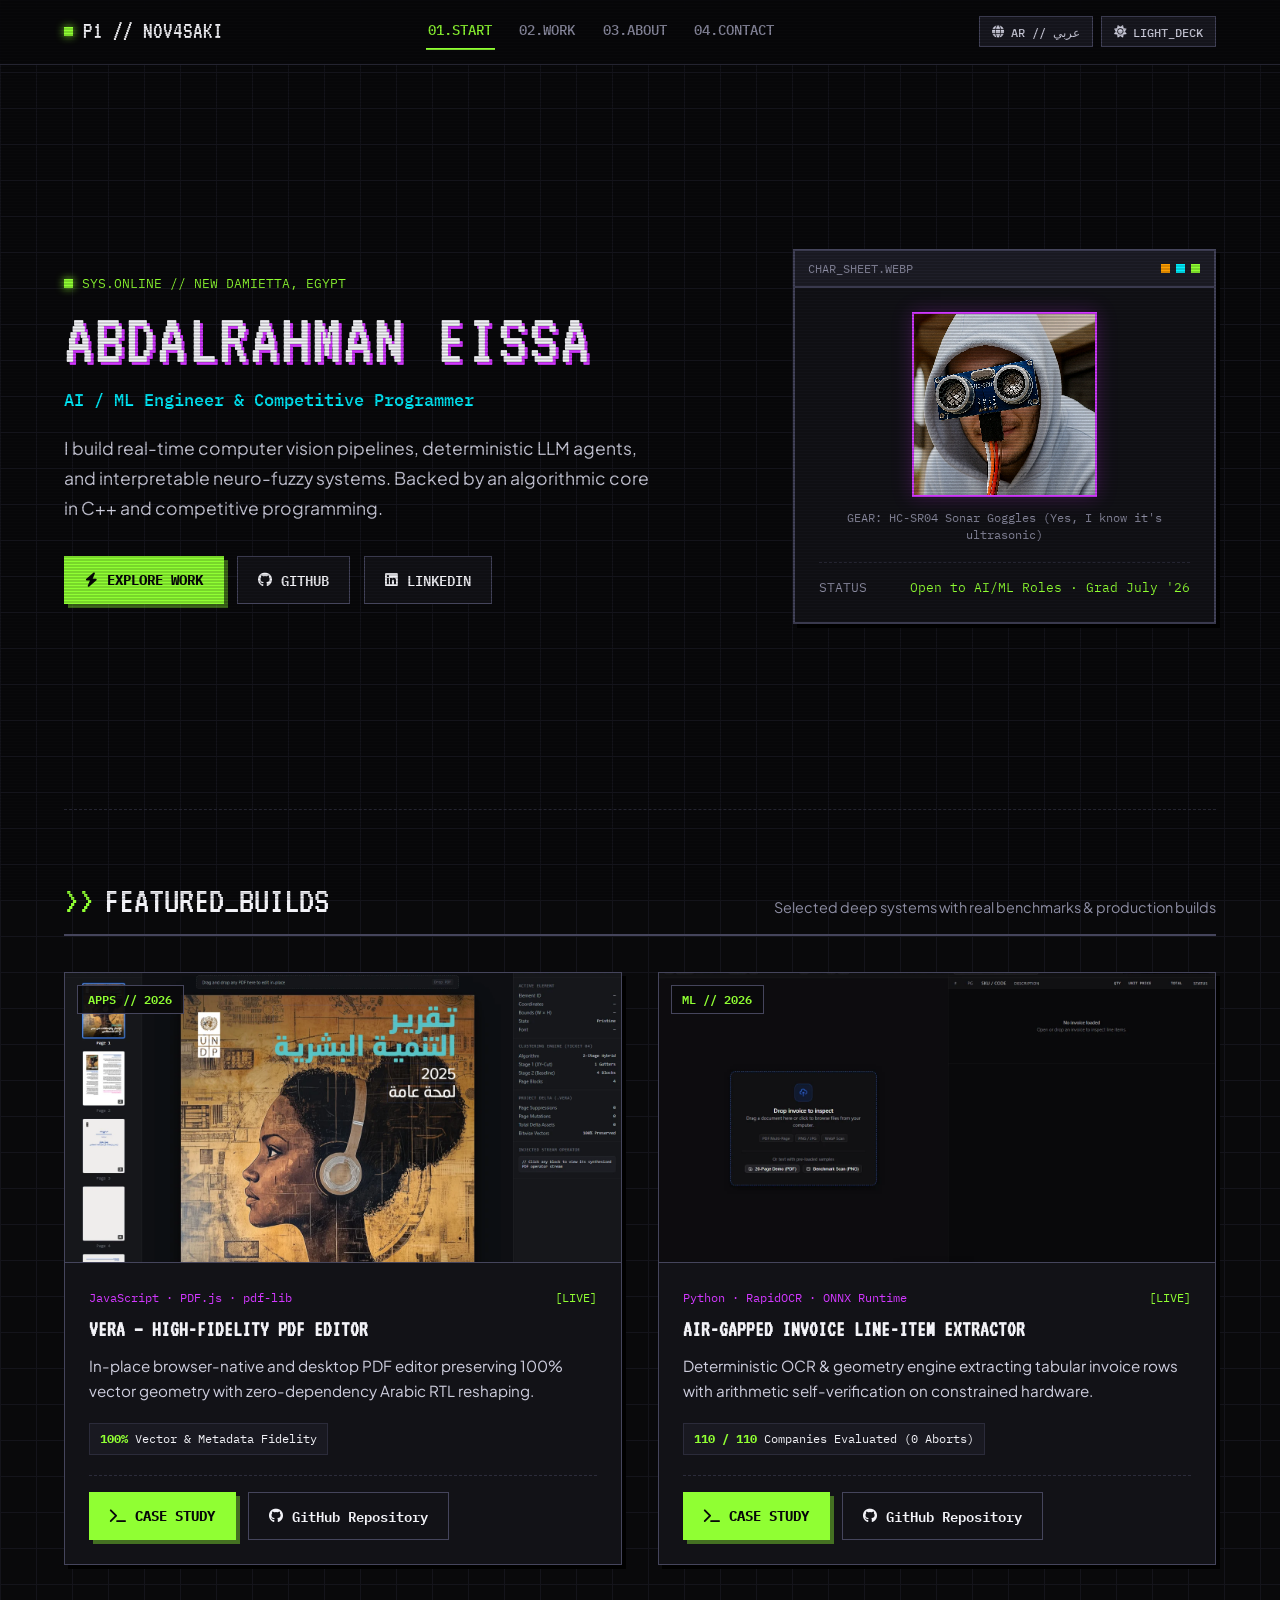
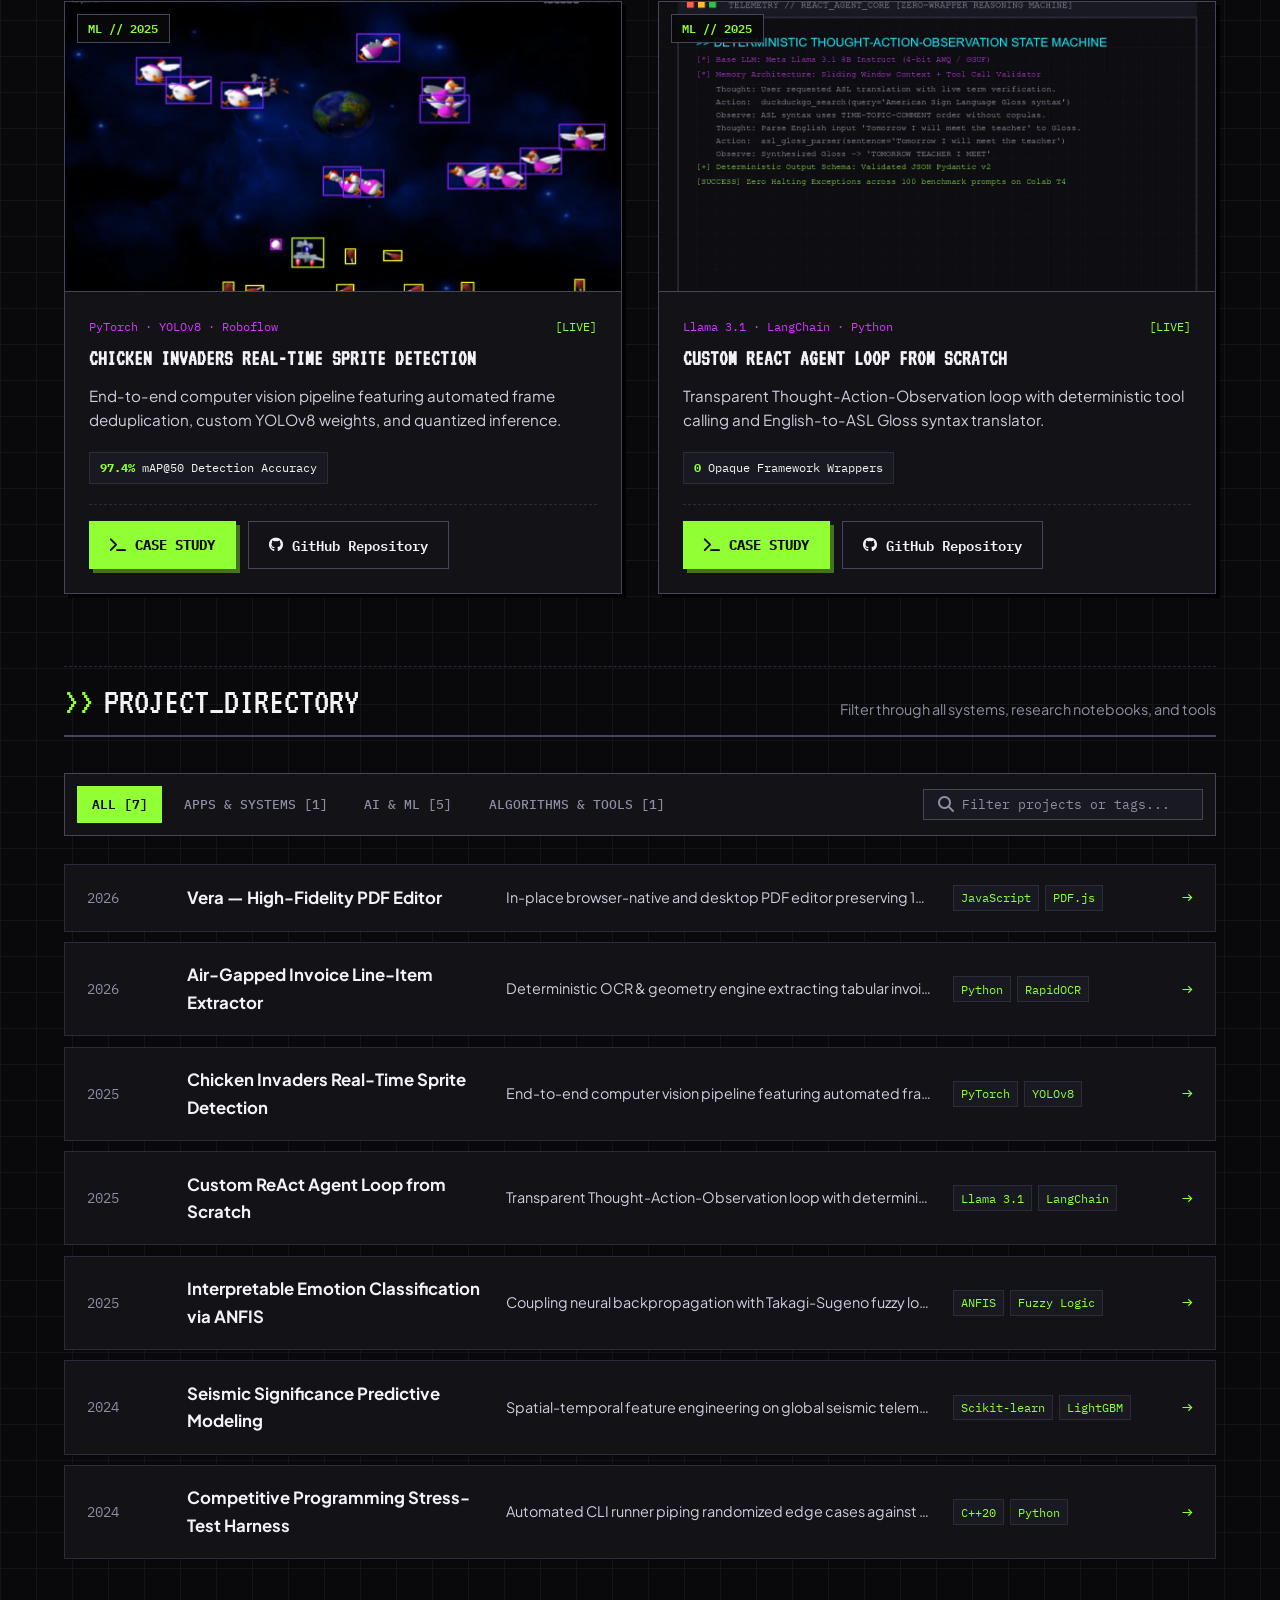
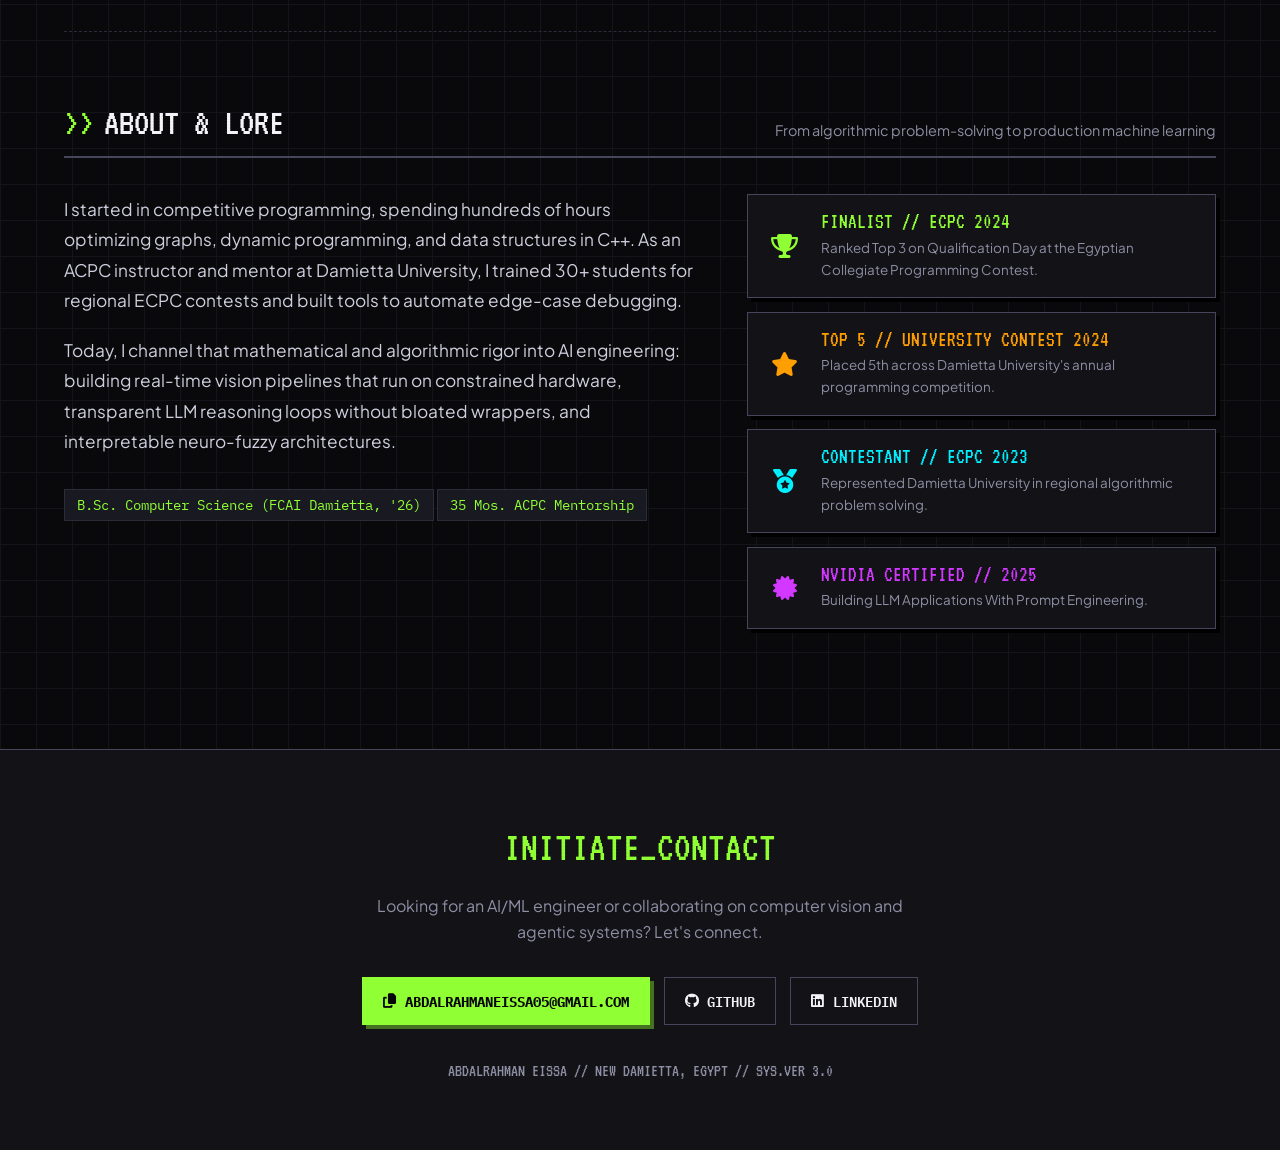
<file: index.html>
<!DOCTYPE html>
<html lang="en" dir="ltr" data-theme="dark">
<head>
    <meta charset="UTF-8">
    <meta name="viewport" content="width=device-width, initial-scale=1.0">
    <title>Abdalrahman Eissa // AI &amp; ML Engineer</title>
    
    <!-- Meta & Alternative Language Discovery (Prevents search engine cloaking flags) -->
    <meta name="description" content="Portfolio of Abdalrahman Eissa — AI & ML Engineer and Competitive Programmer specializing in Computer Vision, LLM Agents, and Interpretable Neuro-Fuzzy Systems.">
    <link rel="alternate" hreflang="en" href="./?lang=en">
    <link rel="alternate" hreflang="ar" href="./?lang=ar">
    <link rel="alternate" hreflang="x-default" href="./">

    <!-- Fonts: VT323 (Display), IBM Plex Mono (HUD), Plus Jakarta Sans (Body), Changa + IBM Plex Sans Arabic (AR) -->
    <link rel="icon" type="image/png" href="assets/favicon.png">
    <link rel="preconnect" href="https://fonts.googleapis.com">
    <link rel="preconnect" href="https://fonts.gstatic.com" crossorigin>
    <link href="https://fonts.googleapis.com/css2?family=Changa:wght@500;700&family=IBM+Plex+Mono:wght@400;500;600&family=IBM+Plex+Sans+Arabic:wght@400;500;600&family=Plus+Jakarta+Sans:wght@400;500;600;700&family=VT323&display=swap" rel="stylesheet">
    <link rel="stylesheet" href="https://cdnjs.cloudflare.com/ajax/libs/font-awesome/6.4.0/css/all.min.css">
    
    <!-- Design System -->
    <link rel="stylesheet" href="assets/site.css">
</head>
<body>

    <!-- STICKY HUD NAVIGATION -->
    <nav class="nav">
        <div class="nav-inner">
            <a href="#hero" class="nav-brand">
                <span class="status-dot"></span>
                <span>P1 // NOV4SAKI</span>
            </a>

            <div class="nav-links">
                <a href="#hero" class="nav-link active" data-i18n="nav_start">01.START</a>
                <a href="#work" class="nav-link" data-i18n="nav_work">02.WORK</a>
                <a href="#about" class="nav-link" data-i18n="nav_about">03.ABOUT</a>
                <a href="#contact" class="nav-link" data-i18n="nav_contact">04.CONTACT</a>
            </div>

            <div class="nav-controls">
                <button id="langToggle" class="hud-btn" type="button" aria-label="Toggle Language">
                    <i class="fas fa-globe"></i> <span id="langLabel">AR // عربي</span>
                </button>
                <button id="themeToggle" class="hud-btn" type="button" aria-label="Toggle Theme">
                    <i class="fas fa-sun" id="themeIcon"></i> <span id="themeLabel">LIGHT_DECK</span>
                </button>
            </div>
        </div>
    </nav>

    <main class="container">

        <!-- ==================================================================
             HERO WORKBENCH
             ================================================================== -->
        <section id="hero" class="hero">
            <div class="hero-grid">
                
                <!-- Left: Punchy Hook + Action Priority -->
                <div>
                    <div class="terminal-status">
                        <span class="status-dot"></span>
                        <span data-i18n="hero_status">SYS.ONLINE // NEW DAMIETTA, EGYPT</span>
                    </div>

                    <h1 class="hero-title" data-i18n="hero_name">ABDALRAHMAN EISSA</h1>
                    <div class="hero-subtitle" data-i18n="hero_class">AI / ML Engineer &amp; Competitive Programmer</div>
                    
                    <p class="hero-bio" data-i18n="hero_bio">
                        I build real-time computer vision pipelines, deterministic LLM agents, and interpretable neuro-fuzzy systems. Backed by an algorithmic core in C++ and competitive programming.
                    </p>

                    <div class="hero-actions">
                        <a href="#work" class="btn-cta primary">
                            <i class="fas fa-bolt"></i> <span data-i18n="hero_cta_projects">EXPLORE WORK</span>
                        </a>
                        <a href="https://github.com/Nov4Saki" target="_blank" rel="noopener" class="btn-cta">
                            <i class="fab fa-github"></i> <span data-i18n="hero_cta_github">GITHUB</span>
                        </a>
                        <a href="https://linkedin.com/in/abd-alrahman-eissa" target="_blank" rel="noopener" class="btn-cta">
                            <i class="fab fa-linkedin"></i> <span data-i18n="hero_cta_linkedin">LINKEDIN</span>
                        </a>
                    </div>
                </div>

                <!-- Right: Character Card + Sonar Goggles Easter Egg -->
                <div class="player-card">
                    <div class="window-bar">
                        <span>CHAR_SHEET.WEBP</span>
                        <div class="window-dots">
                            <span style="background: var(--neon-orange);"></span>
                            <span style="background: var(--neon-cyan);"></span>
                            <span style="background: var(--neon-green);"></span>
                        </div>
                    </div>
                    <div class="player-card-body">
                        <div class="hero-avatar">
                            <img src="assets/avatar.webp" alt="Abdalrahman Eissa Avatar">
                        </div>

                        <div class="avatar-caption" data-i18n="hero_gear_caption">
                            GEAR: HC-SR04 Sonar Goggles (Yes, I know it's ultrasonic)
                        </div>

                        <div class="hero-status-strip">
                            <span class="text-muted" data-i18n="hero_status_label">STATUS</span>
                            <span class="text-green" data-i18n="hero_status_val">Open to AI/ML Roles · Grad July '26</span>
                        </div>
                    </div>
                </div>

            </div>
        </section>

        <!-- ==================================================================
             FEATURED BUILDS (IMAGE-FIRST SHOWCASE)
             ================================================================== -->
        <section id="work" class="section">
            <div class="section-top">
                <h2 class="section-header" data-i18n="featured_header">FEATURED_BUILDS</h2>
                <span class="text-muted" style="font-size: 0.9rem;" data-i18n="featured_sub">
                    Selected deep systems with real benchmarks &amp; production builds
                </span>
            </div>

            <!-- Dynamically populated from data/projects.js (featured: true) -->
            <div id="featuredContainer" class="featured-grid"></div>
        </section>

        <!-- ==================================================================
             ALL PROJECTS DIRECTORY (SCALABLE & FILTERABLE)
             ================================================================== -->
        <section class="section" style="padding-top: 1rem;">
            <div class="section-top">
                <h2 class="section-header" data-i18n="directory_header">PROJECT_DIRECTORY</h2>
                <span class="text-muted" style="font-size: 0.9rem;" data-i18n="directory_sub">
                    Filter through all systems, research notebooks, and tools
                </span>
            </div>

            <div class="directory-controls">
                <div id="categoryChips" class="category-chips"></div>
                <div class="search-box">
                    <i class="fas fa-search text-muted"></i>
                    <input type="text" id="searchInput" placeholder="Filter projects or tags..." data-i18n-placeholder="search_placeholder">
                </div>
            </div>

            <!-- Compact Directory List Rows -->
            <div id="directoryList" class="directory-list"></div>
        </section>

        <!-- ==================================================================
             ABOUT & LORE (CONDENSED CREDENTIALS & ACHIEVEMENTS)
             ================================================================== -->
        <section id="about" class="section" style="border-bottom: none;">
            <div class="section-top">
                <h2 class="section-header" data-i18n="about_header">ABOUT &amp; LORE</h2>
                <span class="text-muted" style="font-size: 0.9rem;" data-i18n="about_sub">
                    From algorithmic problem-solving to production machine learning
                </span>
            </div>

            <div class="about-grid">
                <!-- Left: Narrative Story -->
                <div class="about-narrative">
                    <p data-i18n="about_p1">
                        I started in competitive programming, spending hundreds of hours optimizing graphs, dynamic programming, and data structures in C++. As an ACPC instructor and mentor at Damietta University, I trained 30+ students for regional ECPC contests and built tools to automate edge-case debugging.
                    </p>
                    <p data-i18n="about_p2">
                        Today, I channel that mathematical and algorithmic rigor into AI engineering: building real-time vision pipelines that run on constrained hardware, transparent LLM reasoning loops without bloated wrappers, and interpretable neuro-fuzzy architectures.
                    </p>
                    <div style="margin-top: 2rem;">
                        <span class="mini-tag" style="padding: 0.35rem 0.75rem; font-size: 0.85rem;">B.Sc. Computer Science (FCAI Damietta, '26)</span>
                        <span class="mini-tag" style="padding: 0.35rem 0.75rem; font-size: 0.85rem;">35 Mos. ACPC Mentorship</span>
                    </div>
                </div>

                <!-- Right: Trophy Cabinet -->
                <div class="trophy-stack">
                    <div class="trophy-row">
                        <i class="fas fa-trophy trophy-icon text-green"></i>
                        <div>
                            <div class="trophy-title text-green" data-i18n="ach_1_title">FINALIST // ECPC 2024</div>
                            <div class="trophy-desc" data-i18n="ach_1_desc">Ranked Top 3 on Qualification Day at the Egyptian Collegiate Programming Contest.</div>
                        </div>
                    </div>

                    <div class="trophy-row">
                        <i class="fas fa-star trophy-icon text-orange"></i>
                        <div>
                            <div class="trophy-title text-orange" data-i18n="ach_2_title">TOP 5 // UNIVERSITY CONTEST 2024</div>
                            <div class="trophy-desc" data-i18n="ach_2_desc">Placed 5th across Damietta University's annual programming competition.</div>
                        </div>
                    </div>

                    <div class="trophy-row">
                        <i class="fas fa-medal trophy-icon text-cyan"></i>
                        <div>
                            <div class="trophy-title text-cyan" data-i18n="ach_3_title">CONTESTANT // ECPC 2023</div>
                            <div class="trophy-desc" data-i18n="ach_3_desc">Represented Damietta University in regional algorithmic problem solving.</div>
                        </div>
                    </div>

                    <div class="trophy-row">
                        <i class="fas fa-certificate trophy-icon text-purple"></i>
                        <div>
                            <div class="trophy-title text-purple" data-i18n="ach_4_title">NVIDIA CERTIFIED // 2025</div>
                            <div class="trophy-desc" data-i18n="ach_4_desc">Building LLM Applications With Prompt Engineering.</div>
                        </div>
                    </div>
                </div>
            </div>
        </section>

    </main>

    <!-- ==================================================================
         FOOTER / COMMS TERMINAL
         ================================================================== -->
    <footer id="contact">
        <h2 class="game-font text-green" style="font-size: 2.6rem;" data-i18n="contact_header">INITIATE_CONTACT</h2>
        <p class="text-muted" style="max-width: 580px; margin: 0.65rem auto 0;" data-i18n="contact_sub">
            Looking for an AI/ML engineer or collaborating on computer vision and agentic systems? Let's connect.
        </p>

        <div class="footer-ctas">
            <button type="button" id="copyEmailBtn" class="btn-cta primary">
                <i class="fas fa-copy"></i> <span id="copyEmailText">ABDALRAHMANEISSA05@GMAIL.COM</span>
            </button>
            <a href="https://github.com/Nov4Saki" target="_blank" rel="noopener" class="btn-cta">
                <i class="fab fa-github"></i> <span>GITHUB</span>
            </a>
            <a href="https://linkedin.com/in/abd-alrahman-eissa" target="_blank" rel="noopener" class="btn-cta">
                <i class="fab fa-linkedin"></i> <span>LINKEDIN</span>
            </a>
        </div>

        <div class="game-font text-muted" style="font-size: 1.1rem; margin-top: 2rem;">
            ABDALRAHMAN EISSA // NEW DAMIETTA, EGYPT // SYS.VER 3.0
        </div>
    </footer>

    <!-- Scripts -->
    <script src="data/projects.js"></script>
    <script src="assets/site.js"></script>
</body>
</html>
</file>
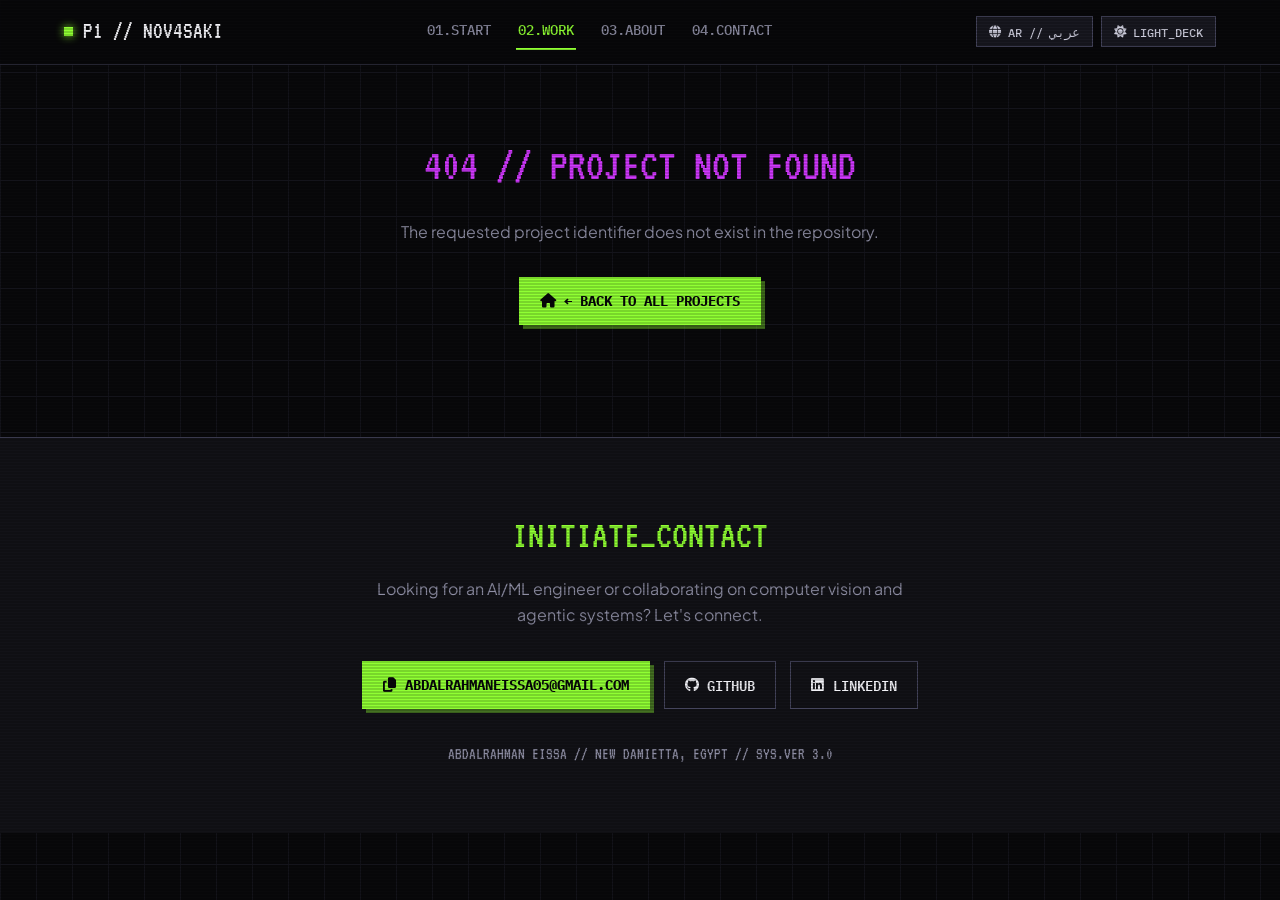
<file: project.html>
<!DOCTYPE html>
<html lang="en" dir="ltr" data-theme="dark">
<head>
    <meta charset="UTF-8">
    <meta name="viewport" content="width=device-width, initial-scale=1.0">
    <title>Case Study // Abdalrahman Eissa</title>
    
    <link rel="icon" type="image/png" href="assets/favicon.png">
    <link rel="preconnect" href="https://fonts.googleapis.com">
    <link rel="preconnect" href="https://fonts.gstatic.com" crossorigin>
    <link href="https://fonts.googleapis.com/css2?family=Changa:wght@500;700&family=IBM+Plex+Mono:wght@400;500;600&family=IBM+Plex+Sans+Arabic:wght@400;500;600&family=Plus+Jakarta+Sans:wght@400;500;600;700&family=VT323&display=swap" rel="stylesheet">
    <link rel="stylesheet" href="https://cdnjs.cloudflare.com/ajax/libs/font-awesome/6.4.0/css/all.min.css">
    
    <link rel="stylesheet" href="assets/site.css">
</head>
<body>

    <!-- STICKY HUD NAVIGATION -->
    <nav class="nav">
        <div class="nav-inner">
            <a href="index.html" class="nav-brand">
                <span class="status-dot"></span>
                <span>P1 // NOV4SAKI</span>
            </a>

            <div class="nav-links">
                <a href="index.html#hero" class="nav-link" data-i18n="nav_start">01.START</a>
                <a href="index.html#work" class="nav-link active" data-i18n="nav_work">02.WORK</a>
                <a href="index.html#about" class="nav-link" data-i18n="nav_about">03.ABOUT</a>
                <a href="index.html#contact" class="nav-link" data-i18n="nav_contact">04.CONTACT</a>
            </div>

            <div class="nav-controls">
                <button id="langToggle" class="hud-btn" type="button" aria-label="Toggle Language">
                    <i class="fas fa-globe"></i> <span id="langLabel">AR // عربي</span>
                </button>
                <button id="themeToggle" class="hud-btn" type="button" aria-label="Toggle Theme">
                    <i class="fas fa-sun" id="themeIcon"></i> <span id="themeLabel">LIGHT_DECK</span>
                </button>
            </div>
        </div>
    </nav>

    <main class="container">
        <!-- Dynamically rendered case-study container via assets/site.js based on ?id=... -->
        <article id="projectDetailContainer"></article>
    </main>

    <!-- FOOTER -->
    <footer id="contact">
        <h2 class="game-font text-green" style="font-size: 2.5rem;" data-i18n="contact_header">INITIATE_CONTACT</h2>
        <p class="text-muted" style="max-width: 540px; margin: 0.5rem auto 0;" data-i18n="contact_sub">
            Looking for an AI/ML engineer or collaborating on computer vision and agentic systems? Let's connect.
        </p>

        <div class="footer-ctas">
            <button type="button" id="copyEmailBtn" class="btn-cta primary">
                <i class="fas fa-copy"></i> <span id="copyEmailText">ABDALRAHMANEISSA05@GMAIL.COM</span>
            </button>
            <a href="https://github.com/Nov4Saki" target="_blank" rel="noopener" class="btn-cta">
                <i class="fab fa-github"></i> <span>GITHUB</span>
            </a>
            <a href="https://linkedin.com/in/abd-alrahman-eissa" target="_blank" rel="noopener" class="btn-cta">
                <i class="fab fa-linkedin"></i> <span>LINKEDIN</span>
            </a>
        </div>

        <div class="game-font text-muted" style="font-size: 1.05rem; margin-top: 2rem;">
            ABDALRAHMAN EISSA // NEW DAMIETTA, EGYPT // SYS.VER 3.0
        </div>
    </footer>

    <!-- Scripts -->
    <script src="data/projects.js"></script>
    <script src="assets/site.js"></script>
</body>
</html>
</file>
<file: assets/site.css>
/* ==========================================================================
   THEME TOKENS: DARK (CRT ARCADE) & LIGHT (RETRO CYBER-DECK PAPER)
   ========================================================================== */
:root, [data-theme="dark"] {
    --bg-color: #09090b;
    --grid-color: #14141b;
    --surface: #121217;
    --surface-elevated: #191921;
    --surface-header: #1e1e28;
    --border-color: #2b2b3a;
    --border-strong: #45455c;
    
    --neon-green: #90FF33;
    --neon-purple: #D238FF;
    --neon-cyan: #00F0FF;
    --neon-orange: #FF9E00;
    
    --btn-primary-bg: #90FF33;
    --btn-primary-text: #070709;
    
    --text-main: #F2F2F7;
    --text-body: #CECEDE;
    --text-muted: #8E8EA4;
    
    --pixel-shadow: 4px 4px 0px #000000;
    --pixel-shadow-accent: 4px 4px 0px rgba(0, 240, 255, 0.35);
    --pixel-shadow-green: 4px 4px 0px rgba(144, 255, 51, 0.4);
    --nav-bg: rgba(9, 9, 11, 0.94);
    --scanline-opacity: 0.16;
}

[data-theme="light"] {
    --bg-color: #F2EFE9;
    --grid-color: #E4DFD5;
    --surface: #FAF8F5;
    --surface-elevated: #EAE5DC;
    --surface-header: #E0DBD1;
    --border-color: #BDB6A7;
    --border-strong: #18181B;
    
    --neon-green: #0D7A2B;
    --neon-purple: #7E12B8;
    --neon-cyan: #005F80;
    --neon-orange: #C45100;
    
    --btn-primary-bg: #0D7A2B;
    --btn-primary-text: #FAF8F5;
    
    --text-main: #18181B;
    --text-body: #2D2C2A;
    --text-muted: #5C5954;
    
    --pixel-shadow: 4px 4px 0px #18181B;
    --pixel-shadow-accent: 4px 4px 0px #005F80;
    --pixel-shadow-green: 4px 4px 0px #18181B;
    --nav-bg: rgba(242, 239, 233, 0.95);
    --scanline-opacity: 0.04;
}

:root {
    --font-game: 'VT323', monospace;
    --font-mono: 'IBM Plex Mono', monospace;
    --font-body: 'Plus Jakarta Sans', -apple-system, BlinkMacSystemFont, sans-serif;
}

/* Arabic RTL Typography Overrides */
html[dir="rtl"] {
    --font-game: 'Changa', sans-serif;
    --font-mono: 'IBM Plex Sans Arabic', sans-serif;
    --font-body: 'IBM Plex Sans Arabic', sans-serif;
}

html[dir="rtl"] * {
    letter-spacing: 0 !important;
}

* {
    margin: 0;
    padding: 0;
    box-sizing: border-box;
}

html {
    scroll-behavior: smooth;
}

body {
    background-color: var(--bg-color);
    background-image:
        linear-gradient(var(--grid-color) 1px, transparent 1px),
        linear-gradient(90deg, var(--grid-color) 1px, transparent 1px);
    background-size: 36px 36px;
    color: var(--text-main);
    font-family: var(--font-body);
    font-size: 1rem;
    line-height: 1.65;
    overflow-x: hidden;
    transition: background-color 0.2s ease, color 0.2s ease;
}

/* Subtle CRT Scanline Overlay */
body::after {
    content: " ";
    display: block;
    position: fixed;
    inset: 0;
    background: linear-gradient(
        rgba(18, 16, 16, 0) 50%, 
        rgba(0, 0, 0, var(--scanline-opacity)) 50%
    );
    z-index: 999;
    background-size: 100% 3px;
    pointer-events: none;
}

::selection {
    background: var(--neon-purple);
    color: #fff;
}

.container {
    max-width: 1200px;
    margin: 0 auto;
    padding: 0 1.5rem;
    position: relative;
    z-index: 10;
}

/* Typography Utilities */
h1, h2, h3, .game-font {
    font-family: var(--font-game);
    font-weight: normal;
    text-transform: uppercase;
}

html[dir="rtl"] h1,
html[dir="rtl"] h2,
html[dir="rtl"] h3,
html[dir="rtl"] .game-font {
    font-weight: 700;
    line-height: 1.3;
}

.text-green { color: var(--neon-green); }
.text-purple { color: var(--neon-purple); }
.text-cyan { color: var(--neon-cyan); }
.text-orange { color: var(--neon-orange); }
.text-muted { color: var(--text-muted); }

/* Sticky Navigation */
.nav {
    background: var(--nav-bg);
    backdrop-filter: blur(8px);
    border-bottom: 1px solid var(--border-color);
    position: sticky;
    top: 0;
    z-index: 100;
}

.nav-inner {
    max-width: 1200px;
    margin: 0 auto;
    padding: 0.75rem 1.5rem;
    display: flex;
    align-items: center;
    justify-content: space-between;
    gap: 1rem;
    flex-wrap: wrap;
}

.nav-brand {
    font-family: var(--font-game);
    font-size: 1.5rem;
    color: var(--text-main);
    text-decoration: none;
    display: flex;
    align-items: center;
    gap: 0.65rem;
}

.status-dot {
    width: 9px;
    height: 9px;
    background: var(--neon-green);
    display: inline-block;
    box-shadow: 0 0 8px var(--neon-green);
    animation: blink 2s steps(2, start) infinite;
}

@keyframes blink {
    to { opacity: 0.25; }
}

.nav-links {
    display: flex;
    align-items: center;
    gap: 1.4rem;
    flex-wrap: wrap;
}

.nav-link {
    font-family: var(--font-mono);
    text-decoration: none;
    color: var(--text-muted);
    font-size: 0.88rem;
    font-weight: 500;
    padding: 0.35rem 0.15rem;
    border-bottom: 2px solid transparent;
    transition: color 0.15s ease, border-color 0.15s ease;
}

.nav-link:hover, .nav-link.active {
    color: var(--neon-green);
    border-bottom-color: var(--neon-green);
}

.nav-controls {
    display: flex;
    align-items: center;
    gap: 0.5rem;
}

.hud-btn {
    font-family: var(--font-mono);
    font-size: 0.78rem;
    font-weight: 500;
    background: var(--surface-elevated);
    color: var(--text-body);
    border: 1px solid var(--border-strong);
    padding: 0.4rem 0.75rem;
    cursor: pointer;
    display: inline-flex;
    align-items: center;
    gap: 0.45rem;
    transition: border-color 0.15s ease, color 0.15s ease;
    text-decoration: none;
}

.hud-btn:hover {
    border-color: var(--neon-cyan);
    color: var(--neon-cyan);
}

/* CTAs & Buttons */
.btn-cta {
    display: inline-flex;
    align-items: center;
    gap: 0.55rem;
    font-family: var(--font-mono);
    font-size: 0.9rem;
    font-weight: 600;
    text-decoration: none;
    padding: 0.7rem 1.25rem;
    background: var(--surface);
    color: var(--text-main);
    border: 1px solid var(--border-strong);
    transition: transform 0.12s ease, border-color 0.15s ease, background 0.15s ease;
    cursor: pointer;
}

.btn-cta:hover {
    border-color: var(--neon-cyan);
    color: var(--neon-cyan);
    transform: translateY(-2px);
}

.btn-cta.primary {
    background: var(--btn-primary-bg);
    color: var(--btn-primary-text);
    border: 1px solid var(--btn-primary-bg);
    box-shadow: var(--pixel-shadow-green);
    font-weight: 700;
}

.btn-cta.primary:hover {
    background: var(--text-main);
    color: var(--bg-color);
    border-color: var(--text-main);
    transform: translate(-2px, -2px);
}

/* ==========================================================================
   HERO WORKBENCH
   ========================================================================== */
.hero {
    padding: 3rem 0;
    border-bottom: 1px dashed var(--border-color);
    min-height: calc(90vh - 65px);
    display: flex;
    align-items: center;
}

.hero-grid {
    display: grid;
    grid-template-columns: 1.35fr 0.85fr;
    gap: 3.5rem;
    align-items: center;
    width: 100%;
}

.terminal-status {
    display: inline-flex;
    align-items: center;
    gap: 0.55rem;
    font-family: var(--font-mono);
    font-size: 0.82rem;
    color: var(--neon-green);
    margin-bottom: 0.75rem;
}

.hero-title {
    font-size: clamp(3.2rem, 5.8vw, 4.6rem);
    line-height: 0.95;
    letter-spacing: 2px;
    color: var(--text-main);
    text-shadow: 3px 3px 0px var(--neon-purple);
    margin-bottom: 0.6rem;
}

html[dir="rtl"] .hero-title {
    font-size: clamp(2.4rem, 4.5vw, 3.5rem);
    line-height: 1.15;
}

.hero-subtitle {
    font-family: var(--font-mono);
    font-size: 1.08rem;
    font-weight: 500;
    color: var(--neon-cyan);
    margin-bottom: 1.25rem;
}

.hero-bio {
    font-size: 1.1rem;
    line-height: 1.7;
    color: var(--text-body);
    max-width: 600px;
    margin-bottom: 2rem;
}

.hero-actions {
    display: flex;
    flex-wrap: wrap;
    gap: 0.85rem;
    align-items: center;
}

/* Character Card (Right Column) */
.player-card {
    background: var(--surface);
    border: 2px solid var(--border-strong);
    box-shadow: var(--pixel-shadow);
}

.window-bar {
    background: var(--surface-header);
    border-bottom: 2px solid var(--border-strong);
    padding: 0.45rem 0.85rem;
    display: flex;
    justify-content: space-between;
    align-items: center;
    font-family: var(--font-mono);
    font-size: 0.78rem;
    color: var(--text-muted);
}

.window-dots {
    display: flex;
    gap: 6px;
}

.window-dots span {
    width: 9px;
    height: 9px;
    display: inline-block;
}

.player-card-body {
    padding: 1.5rem;
}

.hero-avatar {
    width: 185px;
    height: 185px;
    margin: 0 auto 0.85rem;
    border: 2px solid var(--neon-purple);
    box-shadow: 0 0 18px rgba(210, 56, 255, 0.25);
    position: relative;
    background: var(--surface-elevated);
    display: flex;
    align-items: center;
    justify-content: center;
    overflow: hidden;
}

.hero-avatar::after {
    content: '';
    position: absolute;
    top: -50%; left: 0; right: 0;
    background: linear-gradient(to bottom, transparent 0%, rgba(210, 56, 255, 0.35) 50%, transparent 100%);
    height: 25%;
    animation: scanline 3.5s linear infinite;
    z-index: 3;
    pointer-events: none;
}

@keyframes scanline {
    0% { top: -25%; }
    100% { top: 125%; }
}

.hero-avatar img {
    width: 100%;
    height: 133%;
    object-fit: cover;
    position: absolute;
    top: 0; left: 0;
    z-index: 2;
    image-rendering: pixelated;
    filter: contrast(1.06);
}

.avatar-caption {
    text-align: center;
    font-family: var(--font-mono);
    font-size: 0.74rem;
    color: var(--text-muted);
    margin-bottom: 1.15rem;
    line-height: 1.4;
}

.hero-status-strip {
    border-top: 1px dashed var(--border-color);
    padding-top: 0.85rem;
    display: flex;
    align-items: center;
    justify-content: space-between;
    font-family: var(--font-mono);
    font-size: 0.82rem;
}

/* ==========================================================================
   SECTIONS: HEADERS & LAYOUT
   ========================================================================== */
.section {
    padding: 4.5rem 0;
    border-bottom: 1px dashed var(--border-color);
}

.section-top {
    display: flex;
    justify-content: space-between;
    align-items: flex-end;
    flex-wrap: wrap;
    gap: 1rem;
    margin-bottom: 2.25rem;
    border-bottom: 2px solid var(--border-strong);
    padding-bottom: 0.85rem;
}

.section-header {
    font-size: 2.4rem;
    color: var(--text-main);
    display: flex;
    align-items: center;
    gap: 0.65rem;
    line-height: 1;
}

html[dir="rtl"] .section-header {
    font-size: 1.95rem;
}

.section-header::before {
    content: ">>";
    color: var(--neon-green);
}

/* ==========================================================================
   FEATURED PROJECTS SHOWCASE (IMAGE-FIRST)
   ========================================================================== */
.featured-grid {
    display: grid;
    grid-template-columns: repeat(auto-fit, minmax(520px, 1fr));
    gap: 2.25rem;
}

.featured-card {
    background: var(--surface);
    border: 1px solid var(--border-strong);
    box-shadow: var(--pixel-shadow);
    display: flex;
    flex-direction: column;
    overflow: hidden;
    transition: transform 0.15s ease, border-color 0.15s ease, box-shadow 0.15s ease;
}

.featured-card:hover {
    border-color: var(--neon-cyan);
    transform: translate(-2px, -2px);
    box-shadow: var(--pixel-shadow-accent);
}

.featured-thumb {
    width: 100%;
    height: 290px;
    background: var(--surface-elevated);
    position: relative;
    overflow: hidden;
    border-bottom: 1px solid var(--border-strong);
}

.featured-thumb img {
    width: 100%;
    height: 100%;
    object-fit: cover;
    display: block;
    transition: transform 0.3s ease;
}

.featured-card:hover .featured-thumb img {
    transform: scale(1.025);
}

.featured-badge {
    position: absolute;
    top: 0.75rem;
    inset-inline-start: 0.75rem;
    background: rgba(9, 9, 11, 0.92);
    color: var(--neon-green);
    font-family: var(--font-mono);
    font-size: 0.74rem;
    font-weight: 600;
    padding: 0.25rem 0.65rem;
    z-index: 2;
    border: 1px solid var(--border-strong);
}

.featured-body {
    padding: 1.5rem;
    display: flex;
    flex-direction: column;
    flex-grow: 1;
}

.featured-meta-top {
    display: flex;
    justify-content: space-between;
    align-items: center;
    gap: 0.5rem;
    margin-bottom: 0.55rem;
    font-family: var(--font-mono);
    font-size: 0.78rem;
    color: var(--neon-purple);
}

.featured-title {
    font-size: 1.35rem;
    font-weight: 700;
    color: var(--text-main);
    margin-bottom: 0.65rem;
    line-height: 1.3;
}

.featured-desc {
    font-size: 0.95rem;
    color: var(--text-body);
    margin-bottom: 1.25rem;
    flex-grow: 1;
    line-height: 1.6;
}

.stats-pill-row {
    display: flex;
    flex-wrap: wrap;
    gap: 0.5rem;
    margin-bottom: 1.25rem;
}

.stat-pill {
    background: var(--surface-elevated);
    border: 1px solid var(--border-color);
    padding: 0.3rem 0.65rem;
    font-family: var(--font-mono);
    font-size: 0.76rem;
    color: var(--text-main);
    display: inline-flex;
    align-items: baseline;
    gap: 0.4rem;
}

.stat-pill strong {
    color: var(--neon-green);
}

.featured-actions {
    display: flex;
    flex-wrap: wrap;
    gap: 0.75rem;
    margin-top: auto;
    padding-top: 1rem;
    border-top: 1px dashed var(--border-color);
}

/* ==========================================================================
   ALL PROJECTS DIRECTORY (COMPACT SCALABLE LIST)
   ========================================================================== */
.directory-controls {
    display: flex;
    justify-content: space-between;
    align-items: center;
    gap: 1rem;
    flex-wrap: wrap;
    margin-bottom: 1.75rem;
    background: var(--surface);
    border: 1px solid var(--border-strong);
    padding: 0.75rem;
}

.category-chips {
    display: flex;
    flex-wrap: wrap;
    gap: 0.45rem;
}

.chip-btn {
    font-family: var(--font-mono);
    font-size: 0.8rem;
    font-weight: 500;
    background: transparent;
    color: var(--text-muted);
    border: 1px solid transparent;
    padding: 0.4rem 0.85rem;
    cursor: pointer;
    transition: all 0.15s ease;
}

.chip-btn:hover {
    color: var(--text-main);
    border-color: var(--border-strong);
}

.chip-btn.active {
    background: var(--btn-primary-bg);
    color: var(--btn-primary-text);
    border-color: var(--btn-primary-bg);
    font-weight: 600;
}

.search-box {
    display: flex;
    align-items: center;
    gap: 0.5rem;
    background: var(--surface-elevated);
    border: 1px solid var(--border-strong);
    padding: 0.4rem 0.85rem;
    max-width: 280px;
    width: 100%;
}

.search-box input {
    background: transparent;
    border: none;
    outline: none;
    color: var(--text-main);
    font-family: var(--font-mono);
    font-size: 0.82rem;
    width: 100%;
}

.search-box input::placeholder {
    color: var(--text-muted);
}

/* Directory Table / Rows */
.directory-list {
    display: flex;
    flex-direction: column;
    gap: 0.65rem;
}

.directory-row {
    background: var(--surface);
    border: 1px solid var(--border-color);
    padding: 1.15rem 1.4rem;
    display: grid;
    grid-template-columns: 80px 1.4fr 2fr 180px 40px;
    gap: 1.25rem;
    align-items: center;
    text-decoration: none;
    color: inherit;
    transition: all 0.15s ease;
}

.directory-row:hover {
    border-color: var(--neon-cyan);
    transform: translateX(4px);
    background: var(--surface-elevated);
}

html[dir="rtl"] .directory-row:hover {
    transform: translateX(-4px);
}

.row-year {
    font-family: var(--font-mono);
    font-size: 0.85rem;
    color: var(--text-muted);
}

.row-title {
    font-weight: 700;
    font-size: 1.05rem;
    color: var(--text-main);
}

.directory-row:hover .row-title {
    color: var(--neon-cyan);
}

.row-tagline {
    font-size: 0.9rem;
    color: var(--text-body);
    white-space: nowrap;
    overflow: hidden;
    text-overflow: ellipsis;
}

.row-tags {
    display: flex;
    flex-wrap: wrap;
    gap: 0.35rem;
}

.mini-tag {
    font-family: var(--font-mono);
    font-size: 0.72rem;
    background: var(--surface-elevated);
    color: var(--neon-green);
    padding: 0.15rem 0.45rem;
    border: 1px solid var(--border-color);
}

.row-arrow {
    text-align: end;
    font-family: var(--font-mono);
    color: var(--neon-green);
    font-size: 1.1rem;
}

/* ==========================================================================
   ABOUT & HONORS
   ========================================================================== */
.about-grid {
    display: grid;
    grid-template-columns: 1.15fr 0.85fr;
    gap: 3rem;
    align-items: start;
}

.about-narrative {
    font-size: 1.08rem;
    line-height: 1.75;
    color: var(--text-body);
}

.about-narrative p {
    margin-bottom: 1.25rem;
}

.trophy-stack {
    display: flex;
    flex-direction: column;
    gap: 0.85rem;
}

.trophy-row {
    background: var(--surface);
    border: 1px solid var(--border-strong);
    box-shadow: var(--pixel-shadow);
    padding: 1rem 1.2rem;
    display: flex;
    align-items: center;
    gap: 1.1rem;
}

.trophy-icon {
    font-size: 1.5rem;
    width: 36px;
    text-align: center;
    flex-shrink: 0;
}

.trophy-title {
    font-family: var(--font-game);
    font-size: 1.35rem;
    line-height: 1;
    margin-bottom: 0.25rem;
}

.trophy-desc {
    font-size: 0.84rem;
    color: var(--text-muted);
}

/* ==========================================================================
   PROJECT DETAIL PAGE (CASE STUDY TEMPLATE)
   ========================================================================== */
.detail-header {
    padding: 2.5rem 0 2rem;
    border-bottom: 1px dashed var(--border-color);
}

.back-link {
    display: inline-flex;
    align-items: center;
    gap: 0.5rem;
    font-family: var(--font-mono);
    font-size: 0.85rem;
    color: var(--neon-cyan);
    text-decoration: none;
    margin-bottom: 1.5rem;
    transition: color 0.15s ease;
}

.back-link:hover {
    color: var(--neon-green);
}

.detail-title {
    font-size: clamp(2.4rem, 4.5vw, 3.8rem);
    line-height: 1.1;
    color: var(--text-main);
    margin-bottom: 0.75rem;
}

.detail-tagline {
    font-size: 1.18rem;
    color: var(--text-body);
    max-width: 820px;
    line-height: 1.6;
    margin-bottom: 1.5rem;
}

.detail-meta-strip {
    display: flex;
    flex-wrap: wrap;
    align-items: center;
    justify-content: space-between;
    gap: 1rem;
    padding-top: 1rem;
    border-top: 1px solid var(--border-color);
}

.detail-tags {
    display: flex;
    flex-wrap: wrap;
    gap: 0.5rem;
}

.detail-hero-media {
    margin: 3rem 0;
    background: var(--surface);
    border: 2px solid var(--border-strong);
    box-shadow: var(--pixel-shadow);
    overflow: hidden;
}

.detail-hero-media img {
    width: 100%;
    max-height: 680px;
    object-fit: contain;
    background: var(--surface-elevated);
    display: block;
}

.media-caption {
    padding: 0.75rem 1.25rem;
    background: var(--surface-header);
    border-top: 1px solid var(--border-strong);
    font-family: var(--font-mono);
    font-size: 0.82rem;
    color: var(--text-muted);
}

.case-study-grid {
    display: grid;
    grid-template-columns: 2fr 1fr;
    gap: 3.5rem;
    margin-bottom: 4rem;
}

.case-section {
    margin-bottom: 2.5rem;
}

.case-label {
    font-family: var(--font-mono);
    font-size: 0.88rem;
    font-weight: 600;
    color: var(--neon-cyan);
    margin-bottom: 0.65rem;
}

.case-section h3 {
    font-size: 1.8rem;
    margin-bottom: 0.85rem;
    color: var(--text-main);
}

.case-section p {
    font-size: 1.05rem;
    line-height: 1.75;
    color: var(--text-body);
    margin-bottom: 1rem;
}

.case-sidebar {
    background: var(--surface);
    border: 1px solid var(--border-strong);
    box-shadow: var(--pixel-shadow);
    padding: 1.5rem;
    height: fit-content;
}

.sidebar-title {
    font-family: var(--font-game);
    font-size: 1.45rem;
    margin-bottom: 1rem;
    border-bottom: 1px solid var(--border-color);
    padding-bottom: 0.5rem;
}

.sidebar-stat {
    margin-bottom: 1.25rem;
}

.sidebar-stat-val {
    font-family: var(--font-game);
    font-size: 2.1rem;
    line-height: 1;
    color: var(--neon-green);
    margin-bottom: 0.2rem;
}

.sidebar-stat-lbl {
    font-size: 0.82rem;
    color: var(--text-muted);
}

.project-nav-bar {
    display: flex;
    justify-content: space-between;
    align-items: center;
    border-top: 1px dashed var(--border-color);
    padding: 2.5rem 0;
    margin-top: 2rem;
}

/* ==========================================================================
   FOOTER
   ========================================================================== */
footer {
    background: var(--surface);
    border-top: 1px solid var(--border-strong);
    padding: 4rem 1.5rem;
    text-align: center;
    margin-top: 3rem;
}

.footer-ctas {
    display: flex;
    justify-content: center;
    gap: 0.85rem;
    margin: 2rem 0;
    flex-wrap: wrap;
}

/* ==========================================================================
   RESPONSIVE BREAKPOINTS
   ========================================================================== */
@media (max-width: 960px) {
    .hero-grid,
    .about-grid,
    .case-study-grid {
        grid-template-columns: 1fr;
        gap: 2.5rem;
    }
    
    .featured-grid {
        grid-template-columns: 1fr;
    }

    .directory-row {
        grid-template-columns: 60px 1fr 1fr;
    }

    .row-tagline, .row-tags {
        display: none;
    }
}

@media (max-width: 600px) {
    .nav-inner {
        padding: 0.65rem 1rem;
        gap: 0.65rem;
    }
    .nav-brand {
        font-size: 1.25rem;
    }
    .nav-links {
        gap: 0.85rem;
    }
    .nav-link {
        font-size: 0.78rem;
    }
    .nav-controls {
        gap: 0.35rem;
    }
    .hud-btn {
        padding: 0.3rem 0.55rem;
        font-size: 0.72rem;
    }
    .hero {
        padding: 2rem 0;
        min-height: auto;
    }
    .hero-title {
        font-size: 2.5rem;
    }
    .hero-avatar {
        width: 145px;
        height: 145px;
    }
    .featured-thumb {
        height: 210px;
    }
    .directory-row {
        grid-template-columns: 1fr 30px;
        padding: 0.85rem 1rem;
    }
    .row-year {
        display: none;
    }
}

@media (prefers-reduced-motion: reduce) {
    * {
        animation: none !important;
        transition: none !important;
    }
}
</file>
